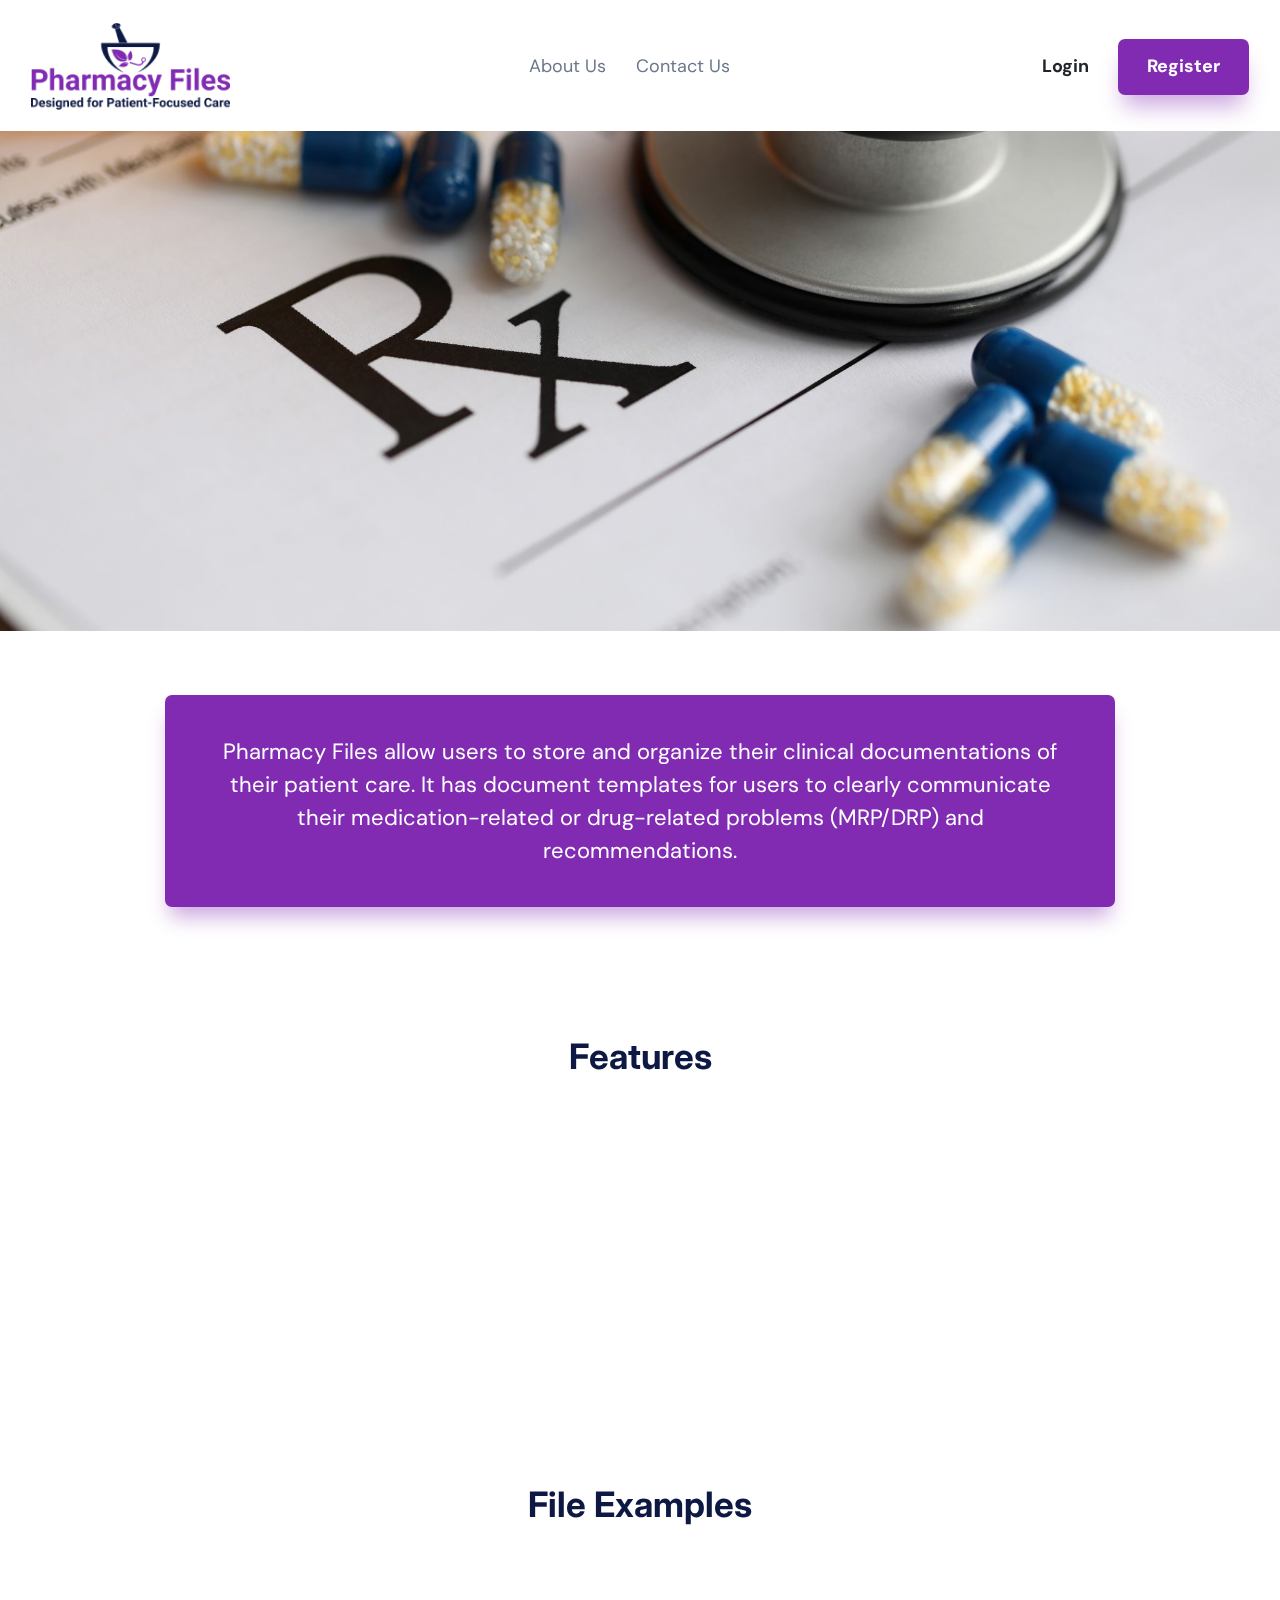
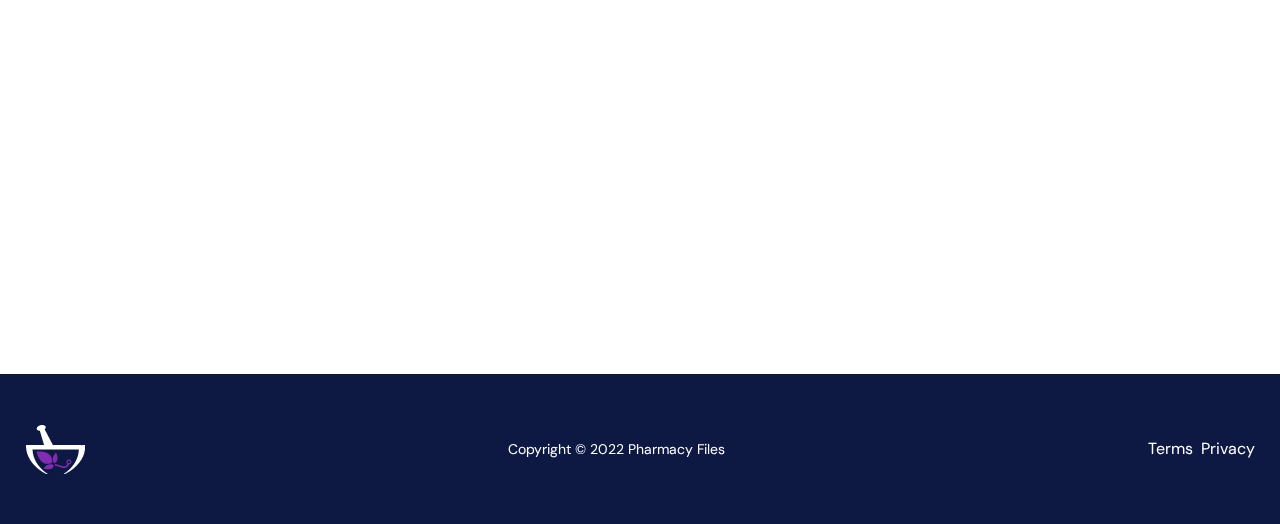
<file: index.html>
<!DOCTYPE html>
<html lang="en">
<head>
	<meta charset="UTF-8">
	<meta name="viewport" content="width=device-width, initial-scale=1, shrink-to-fit=no">
	<!-- Site Meta Data -->
    <meta name="author" content="Pharmacy Files">
    <meta name="description" content="designed for patient focused care">
    <meta name="keywords" content="patient, care, pharmacy, pharmacy files, pharmacy-files">
	<!-- Site Title -->
	<title>Pharmacy Files | Designed for Patient-Focused Care</title>
	<!-- Favicon Link -->
	<link rel="icon" type="image/png" sizes="512x512" href="./assets/images/favicon/android-chrome-512x512.png">
	<link rel="icon" type="image/png" sizes="192x192" href="./assets/images/favicon/android-chrome-192x192.png">
	<link rel="apple-touch-icon" sizes="180x180" href="./assets/images/favicon/apple-touch-icon.png">
	<link rel="icon" type="image/png" sizes="32x32" href="./assets/images/favicon/favicon-32x32.png">
	<link rel="icon" type="image/png" sizes="16x16" href="./assets/images/favicon/favicon-16x16.png">
	<link rel="icon" type="image/x-icon" href="./assets/images/favicon/favicon.ico">
	<!-- All CSS -->
	<link rel="stylesheet" href="./assets/plugins/bootstrap/css/bootstrap.min.css">
	<!-- <link rel="stylesheet" href="./assets/plugins/slick-slider/css/slick.css"> -->
	<link rel="stylesheet" href="./assets/plugins/aos/css/aos.css">
	<link rel="stylesheet" href="./assets/css/style.min.css">
</head>
<body>
	<!-- Header Section -->
	<header class="header">
		<nav class="navbar navbar-expand-lg">
			<div class="container">
				<a class="navbar-brand" href="./">
					<img src="./assets/images/logo/logo.png" alt="Logo" class="navbar-brand__image">
				</a>
				<button class="navbar-toggler" type="button" data-toggle="collapse" data-target="#navbarSupportedContent" aria-controls="navbarSupportedContent" aria-expanded="false" aria-label="Toggle navigation">
					<i class="bi bi-list navbar-toggler__icon navbar-toggler__icon--open"></i>
					<i class="bi bi-x-lg navbar-toggler__icon navbar-toggler__icon--close"></i>
				</button>
			
				<div class="collapse navbar-collapse" id="navbarSupportedContent">
					<ul class="navbar-nav text-center mx-auto">
						<li class="nav-item">
							<a class="nav-link" href="./about.html">About Us</a>
						</li>
						<li class="nav-item">
							<a class="nav-link" href="./contact.html">Contact Us</a>
						</li>
					</ul>
					<ul class="navbar-nav text-center align-items-center">
						<li class="nav-item">
							<button type="button" class="btn btn--transparent btn--transparent--primary" data-toggle="modal" data-target="#loginModal">Login</button>
						</li>
						<li class="nav-item">
							<button type="button" class="btn" data-toggle="modal" data-target="#registerModal">Register</button>
						</li>
					</ul>
				</div>
			</div>
		</nav>
	</header>
	<!-- Off Canvas Menu Toggler -->
	<div class="offCanvasMenuCloser position-fixed" data-toggle="collapse" data-target="#navbarSupportedContent" role="button" aria-controls="navbarSupportedContent" aria-expanded="false" aria-label="Toggle navigation"></div>

	<!-- Banner Section -->
	<section class="banner" data-parallax="scroll" data-image-src="./assets/images/banners/banner.jpg"></section>

	<!-- Details Section -->
	<section class="details section-gap">
		<div class="container">
			<div class="row">
				<div class="col-12 text-center" data-aos="fade-up">
					<div class="text__container mx-auto">
						<p class="text__container__text">Pharmacy Files allow users to store and organize their clinical documentations of their patient care. It has document templates for users to clearly communicate their medication-related or drug-related problems (MRP/DRP) and recommendations.</p>
					</div>
				</div>
			</div>
		</div>
	</section>

	<!-- Features Section -->
	<section class="features section-gap section-gap--fix">
		<div class="container">
			<div class="row match-height">
				<div class="col-12">
					<div class="section-header">
						<h1 class="section-header__title">Features</h1>
					</div>
				</div>
				<div class="col-lg-4 col-sm-6" data-aos="fade-up">
					<div class="features__card">
						<div class="features__card__icon">
							<img src="./assets/images/icons/medicine.png" alt="icons" class="features__card__icon__image">
						</div>
						<h3 class="features__card__title">Pharmacy</h3>
					</div>
				</div>
				<div class="col-lg-4 col-sm-6" data-aos="fade-up" data-aos-delay="100">
					<div class="features__card">
						<div class="features__card__icon">
							<img src="./assets/images/icons/folder.png" alt="icons" class="features__card__icon__image">
						</div>
						<h3 class="features__card__title">Communation</h3>
					</div>
				</div>
				<div class="col-lg-4 col-sm-6" data-aos="fade-up" data-aos-delay="200">
					<div class="features__card">
						<div class="features__card__icon">
							<img src="./assets/images/icons/task.png" alt="icons" class="features__card__icon__image">
						</div>
						<h3 class="features__card__title">Organization</h3>
					</div>
				</div>
				<div class="col-lg-4 col-sm-6" data-aos="fade-up">
					<div class="features__card">
						<div class="features__card__icon">
							<img src="./assets/images/icons/heart.gif" alt="icons" class="features__card__icon__image">
						</div>
						<h3 class="features__card__title">Care</h3>
					</div>
				</div>
				<div class="col-lg-4 col-sm-6" data-aos="fade-up" data-aos-delay="100">
					<div class="features__card">
						<div class="features__card__icon">
							<img src="./assets/images/icons/ambulance.png" alt="icons" class="features__card__icon__image">
						</div>
						<h3 class="features__card__title">Efficient</h3>
					</div>
				</div>
				<div class="col-lg-4 col-sm-6" data-aos="fade-up" data-aos-delay="200">
					<div class="features__card">
						<div class="features__card__icon">
							<img src="./assets/images/icons/folder.png" alt="icons" class="features__card__icon__image">
						</div>
						<h3 class="features__card__title">Secure</h3>
					</div>
				</div>
			</div>
		</div>
	</section>

	<!-- Steps Section -->
	<section class="steps section-gap section-gap--fix">
		<div class="container">
			<div class="row">
				<div class="col-12">
					<div class="section-header">
						<h1 class="section-header__title">File Examples</h1>
					</div>
				</div>
			</div>
			<div class="row justify-content-center section-zikzak">
				<div class="col-lg-4 col-sm-6" data-aos="fade-up">
					<div class="steps__card">
						<div class="steps__card__counter" data-aos="zoom-in"></div>
						<h3 class="steps__card__title">File #1</h3>
						<a href="#!" class="btn">Download</a>
					</div>
				</div>
				<div class="col-lg-4 col-sm-6" data-aos="fade-up" data-aos-delay="100">
					<div class="steps__card">
						<div class="steps__card__counter" data-aos="zoom-in"></div>
						<h3 class="steps__card__title">File #2</h3>
						<a href="#!" class="btn">Download</a>
					</div>
				</div>
				<div class="col-lg-4 col-sm-6" data-aos="fade-up" data-aos-delay="200">
					<div class="steps__card">
						<div class="steps__card__counter" data-aos="zoom-in"></div>
						<h3 class="steps__card__title">File #3</h3>
						<a href="#!" class="btn">Download</a>
					</div>
				</div>
			</div>
		</div>
	</section>

	<!-- Footer Section -->
	<footer class="footer">
		<div class="container">
			<div class="row align-items-center">
				<div class="col-md-auto text-center text-md-left">
					<a href="./" class="footer-brand d-inline-block">
						<img src="./assets/images/logo/white-logo.png" alt="logo" class="footer-brand__image">
					</a>
				</div>
				<div class="col-md-auto text-center mx-auto my-3 my-md-0">
					<p class="footer__copyright mb-0">Copyright © 2022 <a href="./" class="footer__copyright__link">Pharmacy Files</a></p>
				</div>
				<div class="col-md-auto text-center text-md-right">
					<ul class="footer-nav list-inline mb-0">
						<li class="list-inline-item">
							<a href="#!" class="footer-nav__link">Terms</a>
						</li>
						<li class="list-inline-item">
							<a href="#!" class="footer-nav__link">Privacy</a>
						</li>
					</ul>
				</div>
			</div>
		</div>
	</footer>

	<!-- Register Modal -->
	<div class="modal fade" id="registerModal" data-backdrop="static" data-keyboard="false" tabindex="-1" aria-labelledby="registerModalLabel" aria-hidden="true">
		<div class="modal-dialog modal-lg modal-dialog-centered">
			<div class="modal-content">
				<button type="button" class="modal-close close" data-dismiss="modal" aria-label="Close">
					<i class="bi bi-x-lg"></i>
				</button>
				<div class="modal-body">
					<form action="#!" class="form needs-validation" novalidate>
						<div class="form-row">
							<div class="col-lg-6">
								<div class="form-group">
									<label class="form-group-label">
										<span class="form-group-label__text">First Name <span class="text-danger">*</span></span>
										<input type="text" class="form-control" name="register_name" required>
										<div class="invalid-tooltip">
											Please provide name.
										</div>
									</label>
								</div>
							</div>
							<div class="col-lg-6">
								<div class="form-group">
									<label class="form-group-label">
										<span class="form-group-label__text">last Name</span>
										<input type="text" class="form-control">
									</label>
								</div>
							</div>
							<div class="col-lg-6">
								<div class="form-group">
									<label class="form-group-label">
										<span class="form-group-label__text">Telephone <span class="text-danger">*</span></span>
										<input type="tel" class="form-control" name="register_telephone" required>
										<div class="invalid-tooltip">
											Please provide telephone number.
										</div>
									</label>
								</div>
							</div>
							<div class="col-lg-6">
								<div class="form-group">
									<label class="form-group-label">
										<span class="form-group-label__text">Email <span class="text-danger">*</span></span>
										<input type="email" class="form-control" name="register_email" placeholder="yourname@address.com" required>
										<div class="invalid-tooltip">
											Please provide valid email address.
										</div>
									</label>
								</div>
							</div>
							<div class="col-lg-6">
								<div class="form-group">
									<label class="form-group-label">
										<span class="form-group-label__text">Password <span class="text-danger">*</span></span>
										<div class="password-wrapper">
											<input type="password" class="form-control" name="register_password" required>
											<button type="button" class="password-toggler">
												<i class="bi bi-eye-fill"></i>
											</button>
											<div class="invalid-tooltip">
												Please enter valid password.
											</div>
										</div>
									</label>
								</div>
							</div>
							<div class="col-lg-6">
								<div class="form-group">
									<label class="form-group-label">
										<span class="form-group-label__text">Re-enter Password <span class="text-danger">*</span></span>
										<div class="password-wrapper">
											<input type="password" class="form-control" name="register_re-password" required>
											<button type="button" class="password-toggler">
												<i class="bi bi-eye-fill"></i>
											</button>
											<div class="invalid-tooltip">
												Please enter valid password.
											</div>
										</div>
									</label>
								</div>
							</div>
							<div class="col-12">
								<div class="form-group">
									<span class="form-group-label__text">Are you a medical professional? <span class="text-danger">*</span></span>
									<div class="custom-control custom-radio custom-control-inline">
										<input type="radio" id="professional_status_yes" name="register_professional_status" value="yes" class="custom-control-input" required>
										<label class="custom-control-label" for="professional_status_yes">Yes</label>
									</div>
									<div class="custom-control custom-radio custom-control-inline">
										<input type="radio" id="professional_status_no" name="register_professional_status" value="no" class="custom-control-input" required>
										<label class="custom-control-label" for="professional_status_no">No</label>
									</div>
								</div>
							</div>
							<div class="col-md-6 mx-auto mt-3">
								<button type="submit" class="btn w-100">Sign Up</button>
							</div>
						</div>
					</form>
				</div>
			</div>
		</div>
	</div>

	<!-- Log In Modal -->
	<div class="modal fade" id="loginModal" data-backdrop="static" data-keyboard="false" tabindex="-1" aria-labelledby="loginModalLabel" aria-hidden="true">
		<div class="modal-dialog modal-dialog-centered">
			<div class="modal-content">
				<button type="button" class="modal-close close" data-dismiss="modal" aria-label="Close">
					<i class="bi bi-x-lg"></i>
				</button>
				<div class="modal-body">
					<form action="#!" class="form needs-validation" novalidate>
						<div class="form-row">
							<div class="col-12">
								<div class="form-group">
									<label class="form-group-label">
										<span class="form-group-label__text">Email <span class="text-danger">*</span></span>
										<input type="email" class="form-control" placeholder="yourname@address.com" name="login_email" required>
										<div class="invalid-tooltip">
											Please provide valid email address.
										</div>
									</label>
								</div>
							</div>
							<div class="col-12">
								<div class="form-group">
									<label class="form-group-label">
										<span class="form-group-label__text">Password <span class="text-danger">*</span></span>
										<div class="password-wrapper">
											<input type="password" class="form-control" name="login_password" required>
											<button type="button" class="password-toggler">
												<i class="bi bi-eye-fill"></i>
											</button>
											<div class="invalid-tooltip">
												Please provide your password.
											</div>
										</div>
									</label>
								</div>
							</div>
							<div class="col-12 mt-3">
								<button type="submit" class="btn w-100">Login</button>
							</div>
						</div>
					</form>
				</div>
			</div>
		</div>
	</div>

	<!-- Scroll To Top Button -->
	<div class="scroll-top position-fixed">
		<button class="scroll-top__btn border-0 d-inline-flex align-items-center justify-content-center">
			<i class="bi bi-chevron-up"></i>
		</button>
	</div>

	<!-- All Scripts -->
	<script src="./assets/js/jquery-1.12.4.min.js"></script>
	<script src="./assets/plugins/bootstrap/js/bootstrap.min.js"></script>
	<!-- <script src="./assets/plugins/slick-slider/js/slick.js"></script> -->
	<script src="./assets/plugins/aos/js/aos.js"></script>
	<script src="./assets/plugins/parallax/js/parallax.min.js"></script>
	<script src="./assets/js/script.js"></script>
</body>
</html>
</file>
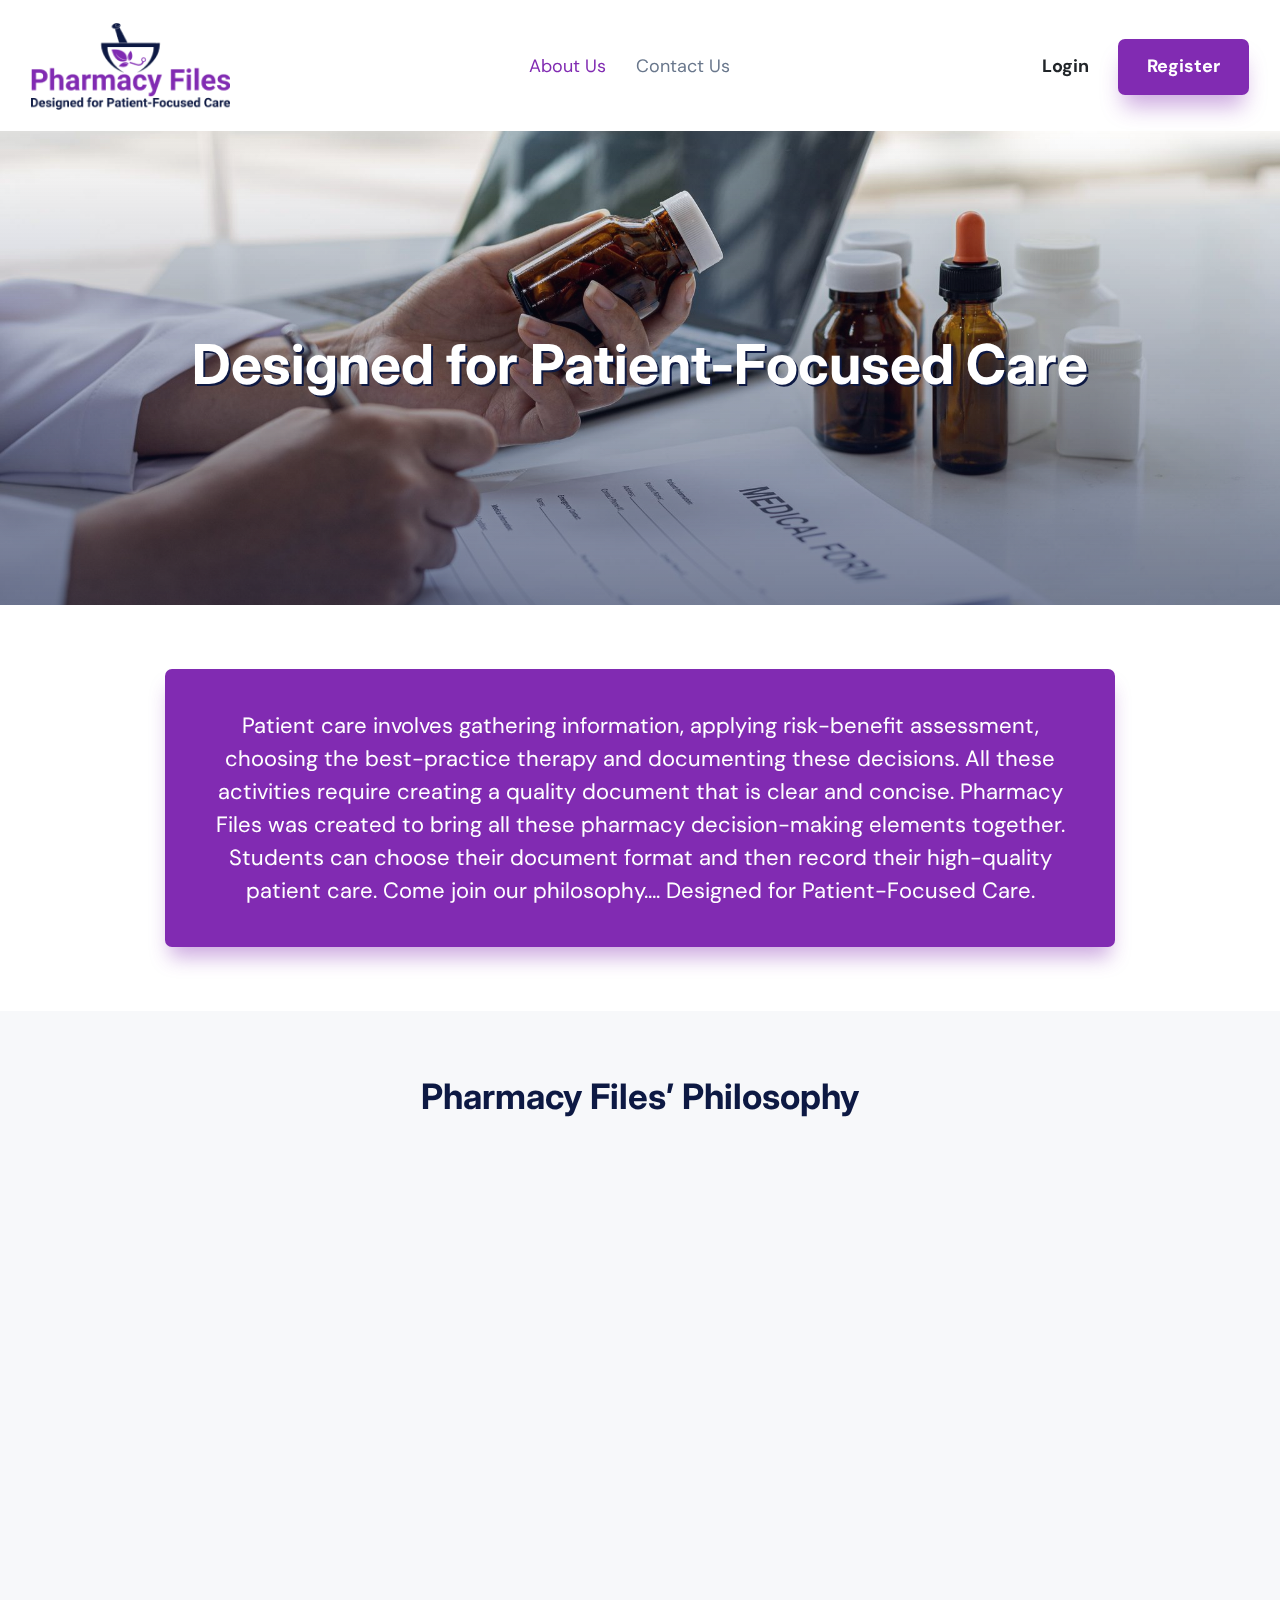
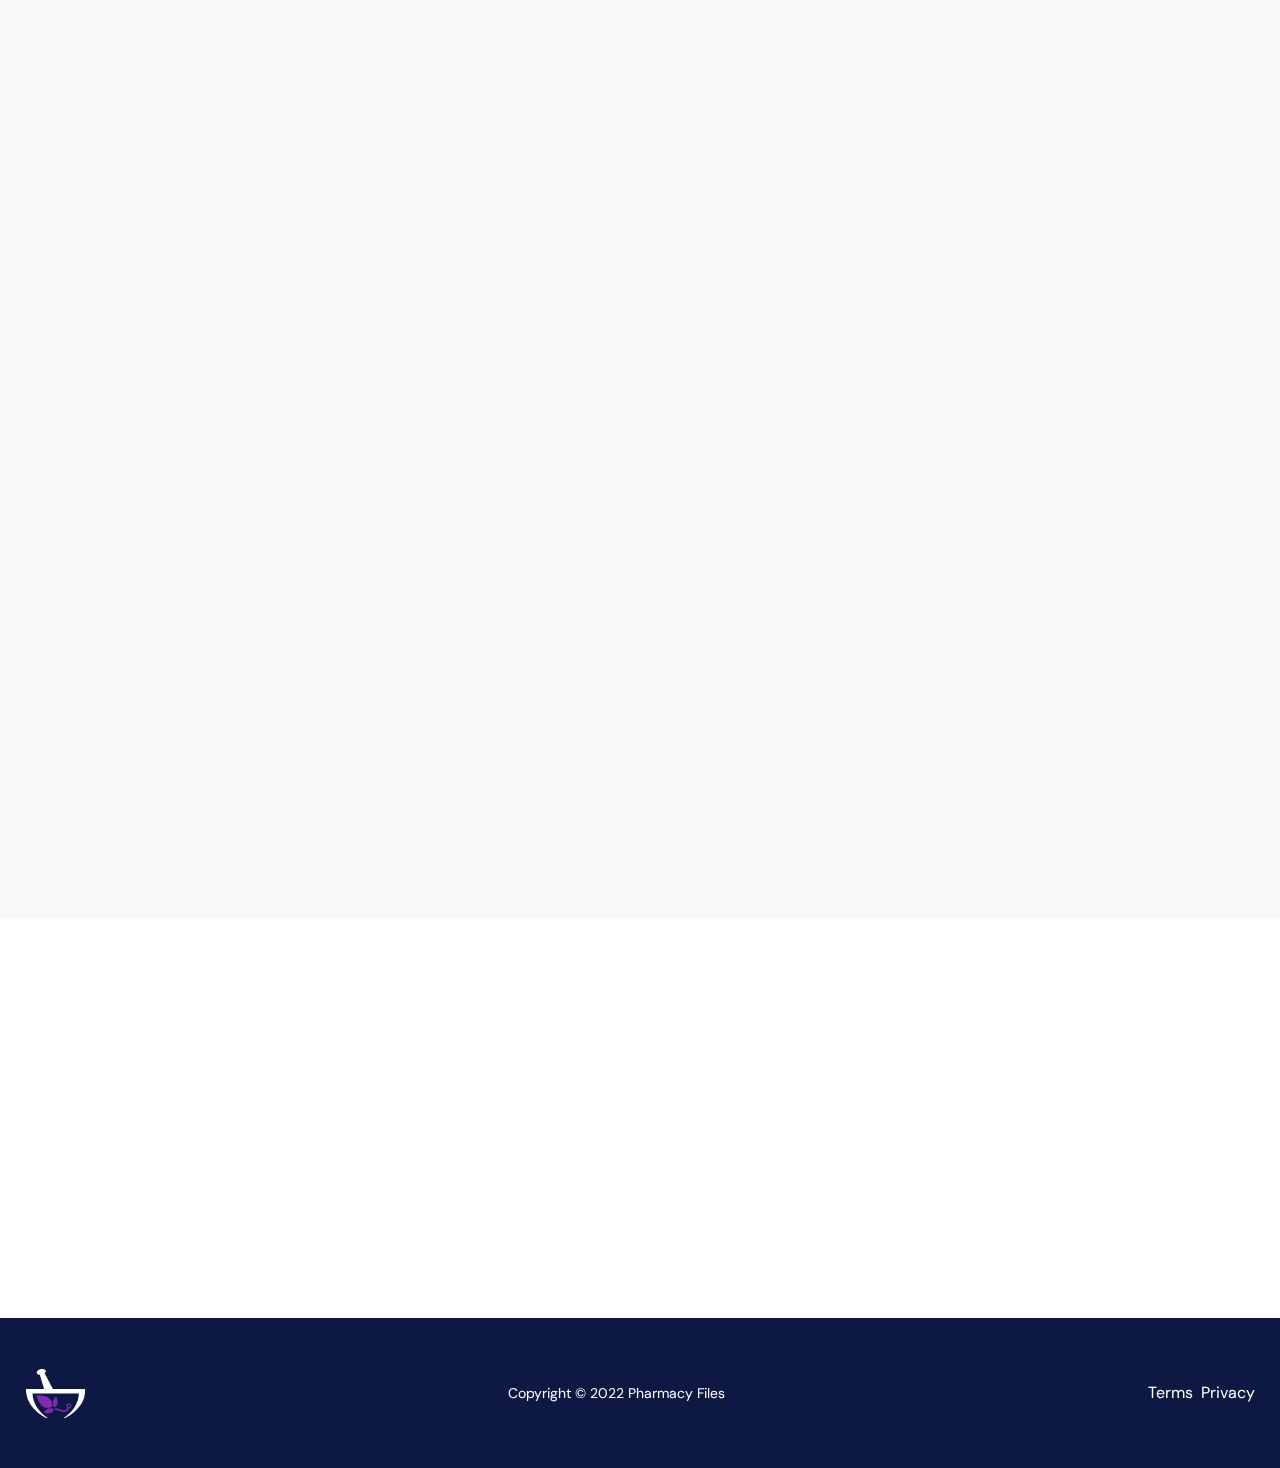
<file: about.html>
<!DOCTYPE html>
<html lang="en">
<head>
	<meta charset="UTF-8">
	<meta name="viewport" content="width=device-width, initial-scale=1, shrink-to-fit=no">
	<!-- Site Meta Data -->
    <meta name="author" content="Pharmacy Files">
    <meta name="description" content="designed for patient focused care">
    <meta name="keywords" content="patient, care, pharmacy, pharmacy files, pharmacy-files">
	<!-- Site Title -->
	<title>About Us | Pharmacy Files</title>
	<!-- Favicon Link -->
	<link rel="icon" type="image/png" sizes="512x512" href="./assets/images/favicon/android-chrome-512x512.png">
	<link rel="icon" type="image/png" sizes="192x192" href="./assets/images/favicon/android-chrome-192x192.png">
	<link rel="apple-touch-icon" sizes="180x180" href="./assets/images/favicon/apple-touch-icon.png">
	<link rel="icon" type="image/png" sizes="32x32" href="./assets/images/favicon/favicon-32x32.png">
	<link rel="icon" type="image/png" sizes="16x16" href="./assets/images/favicon/favicon-16x16.png">
	<link rel="icon" type="image/x-icon" href="./assets/images/favicon/favicon.ico">
	<!-- All CSS -->
	<link rel="stylesheet" href="./assets/plugins/bootstrap/css/bootstrap.min.css">
	<link rel="stylesheet" href="./assets/plugins/aos/css/aos.css">
	<link rel="stylesheet" href="./assets/css/style.min.css">
</head>
<body class="full-page">
	<!-- Header Section -->
	<header class="header">
		<nav class="navbar navbar-expand-lg">
			<div class="container">
				<a class="navbar-brand" href="./">
					<img src="./assets/images/logo/logo.png" alt="Logo" class="navbar-brand__image">
				</a>
				<button class="navbar-toggler" type="button" data-toggle="collapse" data-target="#navbarSupportedContent" aria-controls="navbarSupportedContent" aria-expanded="false" aria-label="Toggle navigation">
					<i class="bi bi-list navbar-toggler__icon navbar-toggler__icon--open"></i>
					<i class="bi bi-x-lg navbar-toggler__icon navbar-toggler__icon--close"></i>
				</button>
			
				<div class="collapse navbar-collapse" id="navbarSupportedContent">
					<ul class="navbar-nav text-center mx-auto">
						<li class="nav-item">
							<a class="nav-link active" href="./about.html">About Us</a>
						</li>
						<li class="nav-item">
							<a class="nav-link" href="./contact.html">Contact Us</a>
						</li>
					</ul>
					<ul class="navbar-nav text-center align-items-center">
						<li class="nav-item">
							<button type="button" class="btn btn--transparent btn--transparent--primary" data-toggle="modal" data-target="#loginModal">Login</button>
						</li>
						<li class="nav-item">
							<button type="button" class="btn" data-toggle="modal" data-target="#registerModal">Register</button>
						</li>
					</ul>
				</div>
			</div>
		</nav>
	</header>
	<!-- Off Canvas Menu Toggler -->
	<div class="offCanvasMenuCloser position-fixed" data-toggle="collapse" data-target="#navbarSupportedContent" role="button" aria-controls="navbarSupportedContent" aria-expanded="false" aria-label="Toggle navigation"></div>

	<!-- Sub Banner Section -->
	<section class="sub-banner" data-parallax="scroll" data-image-src="./assets/images/banners/about-us-top-banner.jpg">
		<div class="container">
			<div class="row">
				<div class="col-12 text-center">
					<h1 class="sub-banner__title">Designed for Patient-Focused Care</h1>
				</div>
			</div>
		</div>
	</section>

	<!-- About Section -->
	<section class="about section-gap">
		<div class="container">
			<div class="row">
				<div class="col-12 text-center" data-aos="fade-up">
					<div class="text__container mx-auto">
						<p class="text__container__text">Patient care involves gathering information, applying risk-benefit assessment, choosing the best-practice therapy and documenting these decisions. All these activities require creating a quality document that is clear and concise. Pharmacy Files was created to bring all these pharmacy decision-making elements together. Students can choose their document format and then record their high-quality patient care. Come join our philosophy…. Designed for Patient-Focused Care.</p>
					</div>
				</div>
			</div>
		</div>
	</section>

	<!-- About Step Section -->
	<section class="about about--bg section-gap overflow-hidden">
		<div class="container">
			<div class="row justify-content-center">
				<div class="col-12">
					<div class="section-header">
						<h1 class="section-header__title">Pharmacy Files’ Philosophy</h1>
					</div>
				</div>
				<div class="col-lg-10">
					<ul class="about__list text-center">
						<li class="about__list__item" data-aos="fade-up-right">
							<h3 class="about__list__item__title">Organization.</h3>
							<p class="about__list__item__text">Have all the tools in one place.</p>
						</li>
						<li class="about__list__item" data-aos="fade-up-left">
							<h3 class="about__list__item__title">Thoughtfulness.</h3>
							<p class="about__list__item__text">Genuinely choose your medication-related problems.</p>
						</li>
						<li class="about__list__item" data-aos="fade-up-right">
							<h3 class="about__list__item__title">Communication.</h3>
							<p class="about__list__item__text">Everyone has equal understanding of clinical pharmacy notes.</p>
						</li>
						<li class="about__list__item" data-aos="fade-up-left">
							<h3 class="about__list__item__title">Simplicity.</h3>
							<p class="about__list__item__text">Easily pick your note format for your file.</p>
						</li>
						<li class="about__list__item" data-aos="fade-up-right">
							<h3 class="about__list__item__title">Recognition.</h3>
							<p class="about__list__item__text">Make your work presentable.</p>
						</li>
						<li class="about__list__item" data-aos="fade-up-left">
							<h3 class="about__list__item__title">Passion.</h3>
							<p class="about__list__item__text">Do what you love – strive for the best patient care.</p>
						</li>
						<li class="about__list__item" data-aos="fade-up-right">
							<h3 class="about__list__item__title">Home.</h3>
							<p class="about__list__item__text">Make your work safe and secure in one location.</p>
						</li>
					</ul>
				</div>
			</div>
		</div>
	</section>

	<!-- About Footer Section -->
	<div class="about-footer" data-parallax="scroll" data-image-src="./assets/images/banners/about-us-bottom-banner.jpg"></div>

	<!-- Footer Section -->
	<footer class="footer mt-auto">
		<div class="container">
			<div class="row align-items-center">
				<div class="col-md-auto text-center text-md-left">
					<a href="./" class="footer-brand d-inline-block">
						<img src="./assets/images/logo/white-logo.png" alt="logo" class="footer-brand__image">
					</a>
				</div>
				<div class="col-md-auto text-center mx-auto my-3 my-md-0">
					<p class="footer__copyright mb-0">Copyright © 2022 <a href="./" class="footer__copyright__link">Pharmacy Files</a></p>
				</div>
				<div class="col-md-auto text-center text-md-right">
					<ul class="footer-nav list-inline mb-0">
						<li class="list-inline-item">
							<a href="#!" class="footer-nav__link">Terms</a>
						</li>
						<li class="list-inline-item">
							<a href="#!" class="footer-nav__link">Privacy</a>
						</li>
					</ul>
				</div>
			</div>
		</div>
	</footer>

	<!-- Register Modal -->
	<div class="modal fade" id="registerModal" data-backdrop="static" data-keyboard="false" tabindex="-1" aria-labelledby="registerModalLabel" aria-hidden="true">
		<div class="modal-dialog modal-lg modal-dialog-centered">
			<div class="modal-content">
				<button type="button" class="modal-close close" data-dismiss="modal" aria-label="Close">
					<i class="bi bi-x-lg"></i>
				</button>
				<div class="modal-body">
					<form action="#!" class="form needs-validation" novalidate>
						<div class="form-row">
							<div class="col-lg-6">
								<div class="form-group">
									<label class="form-group-label">
										<span class="form-group-label__text">First Name <span class="text-danger">*</span></span>
										<input type="text" class="form-control" name="register_name" required>
										<div class="invalid-tooltip">
											Please provide name.
										</div>
									</label>
								</div>
							</div>
							<div class="col-lg-6">
								<div class="form-group">
									<label class="form-group-label">
										<span class="form-group-label__text">last Name</span>
										<input type="text" class="form-control">
									</label>
								</div>
							</div>
							<div class="col-lg-6">
								<div class="form-group">
									<label class="form-group-label">
										<span class="form-group-label__text">Telephone <span class="text-danger">*</span></span>
										<input type="tel" class="form-control" name="register_telephone" required>
										<div class="invalid-tooltip">
											Please provide telephone number.
										</div>
									</label>
								</div>
							</div>
							<div class="col-lg-6">
								<div class="form-group">
									<label class="form-group-label">
										<span class="form-group-label__text">Email <span class="text-danger">*</span></span>
										<input type="email" class="form-control" name="register_email" placeholder="yourname@address.com" required>
										<div class="invalid-tooltip">
											Please provide valid email address.
										</div>
									</label>
								</div>
							</div>
							<div class="col-lg-6">
								<div class="form-group">
									<label class="form-group-label">
										<span class="form-group-label__text">Password <span class="text-danger">*</span></span>
										<div class="password-wrapper">
											<input type="password" class="form-control" name="register_password" required>
											<button type="button" class="password-toggler">
												<i class="bi bi-eye-fill"></i>
											</button>
											<div class="invalid-tooltip">
												Please enter valid password.
											</div>
										</div>
									</label>
								</div>
							</div>
							<div class="col-lg-6">
								<div class="form-group">
									<label class="form-group-label">
										<span class="form-group-label__text">Re-enter Password <span class="text-danger">*</span></span>
										<div class="password-wrapper">
											<input type="password" class="form-control" name="register_re-password" required>
											<button type="button" class="password-toggler">
												<i class="bi bi-eye-fill"></i>
											</button>
											<div class="invalid-tooltip">
												Please enter valid password.
											</div>
										</div>
									</label>
								</div>
							</div>
							<div class="col-12">
								<div class="form-group">
									<span class="form-group-label__text">Are you a medical professional? <span class="text-danger">*</span></span>
									<div class="custom-control custom-radio custom-control-inline">
										<input type="radio" id="professional_status_yes" name="register_professional_status" value="yes" class="custom-control-input" required>
										<label class="custom-control-label" for="professional_status_yes">Yes</label>
									</div>
									<div class="custom-control custom-radio custom-control-inline">
										<input type="radio" id="professional_status_no" name="register_professional_status" value="no" class="custom-control-input" required>
										<label class="custom-control-label" for="professional_status_no">No</label>
									</div>
								</div>
							</div>
							<div class="col-md-6 mx-auto mt-3">
								<button type="submit" class="btn w-100">Sign Up</button>
							</div>
						</div>
					</form>
				</div>
			</div>
		</div>
	</div>

	<!-- Log In Modal -->
	<div class="modal fade" id="loginModal" data-backdrop="static" data-keyboard="false" tabindex="-1" aria-labelledby="loginModalLabel" aria-hidden="true">
		<div class="modal-dialog modal-dialog-centered">
			<div class="modal-content">
				<button type="button" class="modal-close close" data-dismiss="modal" aria-label="Close">
					<i class="bi bi-x-lg"></i>
				</button>
				<div class="modal-body">
					<form action="#!" class="form needs-validation" novalidate>
						<div class="form-row">
							<div class="col-12">
								<div class="form-group">
									<label class="form-group-label">
										<span class="form-group-label__text">Email <span class="text-danger">*</span></span>
										<input type="email" class="form-control" placeholder="yourname@address.com" name="login_email" required>
										<div class="invalid-tooltip">
											Please provide valid email address.
										</div>
									</label>
								</div>
							</div>
							<div class="col-12">
								<div class="form-group">
									<label class="form-group-label">
										<span class="form-group-label__text">Password <span class="text-danger">*</span></span>
										<div class="password-wrapper">
											<input type="password" class="form-control" name="login_password" required>
											<button type="button" class="password-toggler">
												<i class="bi bi-eye-fill"></i>
											</button>
											<div class="invalid-tooltip">
												Please provide your password.
											</div>
										</div>
									</label>
								</div>
							</div>
							<div class="col-12 mt-3">
								<button type="submit" class="btn w-100">Login</button>
							</div>
						</div>
					</form>
				</div>
			</div>
		</div>
	</div>

	<!-- Scroll To Top Button -->
	<div class="scroll-top position-fixed">
		<button class="scroll-top__btn border-0 d-inline-flex align-items-center justify-content-center">
			<i class="bi bi-chevron-up"></i>
		</button>
	</div>

	<!-- All Scripts -->
	<script src="./assets/js/jquery-1.12.4.min.js"></script>
	<script src="./assets/plugins/bootstrap/js/bootstrap.min.js"></script>
	<script src="./assets/plugins/aos/js/aos.js"></script>
	<script src="./assets/plugins/parallax/js/parallax.min.js"></script>
	<script src="./assets/js/script.js"></script>
</body>
</html>
</file>
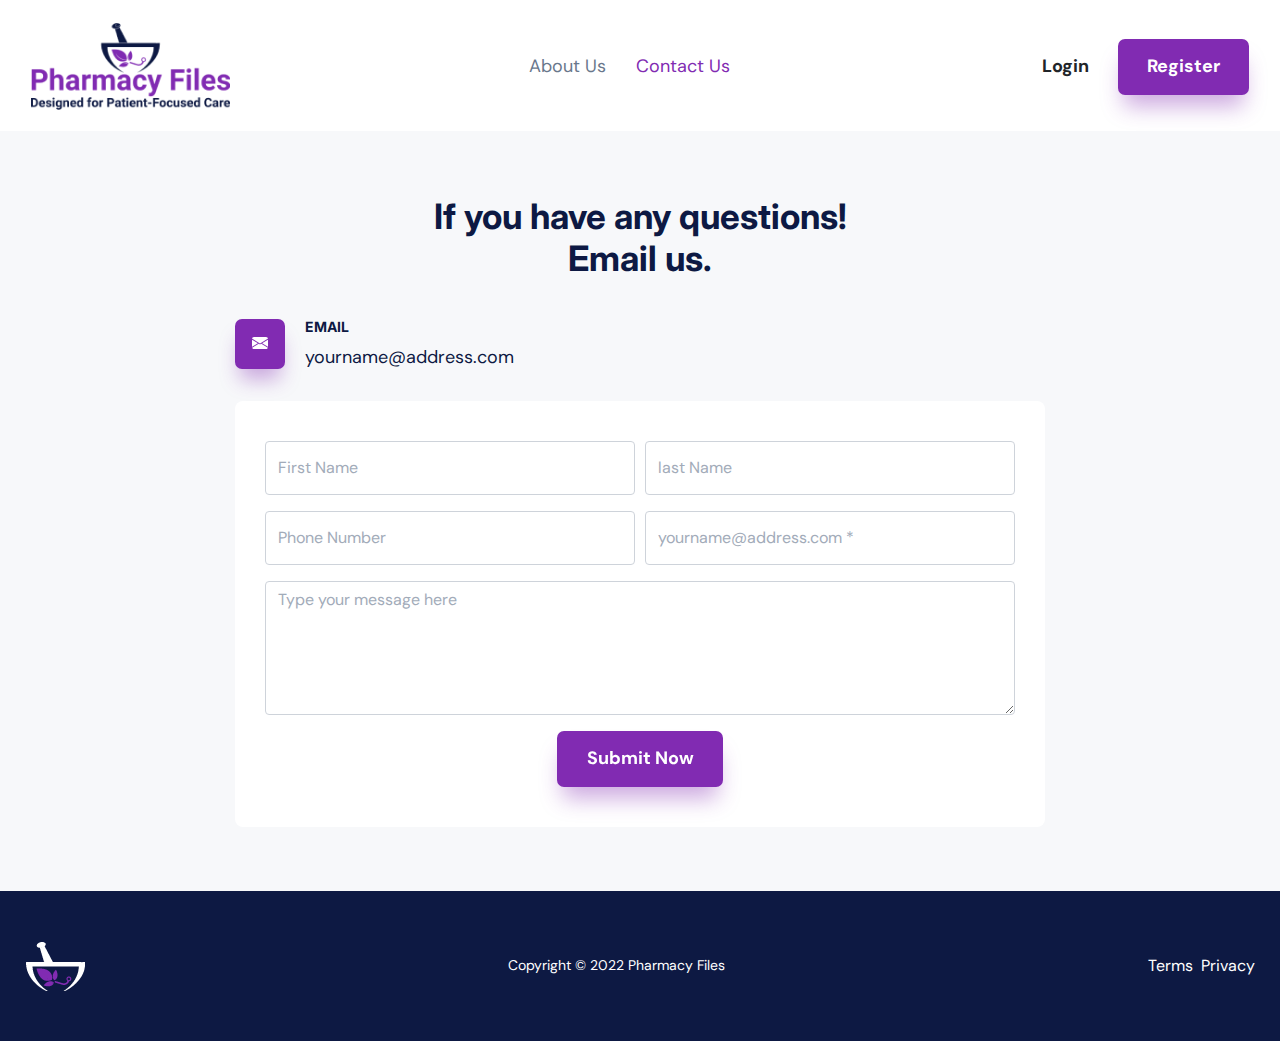
<file: contact.html>
<!DOCTYPE html>
<html lang="en">
<head>
	<meta charset="UTF-8">
	<meta name="viewport" content="width=device-width, initial-scale=1, shrink-to-fit=no">
	<!-- Site Meta Data -->
    <meta name="author" content="Pharmacy Files">
    <meta name="description" content="designed for patient focused care">
    <meta name="keywords" content="patient, care, pharmacy, pharmacy files, pharmacy-files">
	<!-- Site Title -->
	<title>Contact Us | Pharmacy Files</title>
	<!-- Favicon Link -->
	<link rel="icon" type="image/png" sizes="512x512" href="./assets/images/favicon/android-chrome-512x512.png">
	<link rel="icon" type="image/png" sizes="192x192" href="./assets/images/favicon/android-chrome-192x192.png">
	<link rel="apple-touch-icon" sizes="180x180" href="./assets/images/favicon/apple-touch-icon.png">
	<link rel="icon" type="image/png" sizes="32x32" href="./assets/images/favicon/favicon-32x32.png">
	<link rel="icon" type="image/png" sizes="16x16" href="./assets/images/favicon/favicon-16x16.png">
	<link rel="icon" type="image/x-icon" href="./assets/images/favicon/favicon.ico">
	<!-- All CSS -->
	<link rel="stylesheet" href="./assets/plugins/bootstrap/css/bootstrap.min.css">
	<link rel="stylesheet" href="./assets/plugins/aos/css/aos.css">
	<link rel="stylesheet" href="./assets/css/style.min.css">
</head>
<body class="full-page">
	<!-- Header Section -->
	<header class="header">
		<nav class="navbar navbar-expand-lg">
			<div class="container">
				<a class="navbar-brand" href="./">
					<img src="./assets/images/logo/logo.png" alt="Logo" class="navbar-brand__image">
				</a>
				<button class="navbar-toggler" type="button" data-toggle="collapse" data-target="#navbarSupportedContent" aria-controls="navbarSupportedContent" aria-expanded="false" aria-label="Toggle navigation">
					<i class="bi bi-list navbar-toggler__icon navbar-toggler__icon--open"></i>
					<i class="bi bi-x-lg navbar-toggler__icon navbar-toggler__icon--close"></i>
				</button>
			
				<div class="collapse navbar-collapse" id="navbarSupportedContent">
					<ul class="navbar-nav text-center mx-auto">
						<li class="nav-item">
							<a class="nav-link" href="./about.html">About Us</a>
						</li>
						<li class="nav-item">
							<a class="nav-link active" href="./contact.html">Contact Us</a>
						</li>
					</ul>
					<ul class="navbar-nav text-center align-items-center">
						<li class="nav-item">
							<button type="button" class="btn btn--transparent btn--transparent--primary" data-toggle="modal" data-target="#loginModal">Login</button>
						</li>
						<li class="nav-item">
							<button type="button" class="btn" data-toggle="modal" data-target="#registerModal">Register</button>
						</li>
					</ul>
				</div>
			</div>
		</nav>
	</header>
	<!-- Off Canvas Menu Toggler -->
	<div class="offCanvasMenuCloser position-fixed" data-toggle="collapse" data-target="#navbarSupportedContent" role="button" aria-controls="navbarSupportedContent" aria-expanded="false" aria-label="Toggle navigation"></div>

	<!-- Contact Section -->
	<section class="contact section-gap">
		<div class="container">
			<div class="row justify-content-center">
				<div class="col-12">
					<div class="section-header">
						<h1 class="section-header__title">If you have any questions! <br> Email us.</h1>
					</div>
				</div>
				<div class="col-lg-8">
					<div class="row">
						<div class="col-md-6">
							<div class="contact-block">
								<div class="contact-block__icon" data-aos="zoom-in">
									<i class="bi bi-envelope-fill"></i>
								</div>
								<div class="contact-block__content">
									<h4 class="contact-block__content__title">Emaıl</h4>
									<a href="mailto:yourname@address.com" class="contact-block__content__text">yourname@address.com</a>
								</div>
							</div>
						</div>
					</div>
					<div class="submission-status-wrapper d-none">
						<div class="submission-status submission-status--success">
							Thank you 😊. Your submission has been received.
						</div>
					</div>
					<form action="#!" class="contact-form form needs-validation" novalidate data-aos="fade-up">
						<div class="form-row">
							<div class="col-lg-6">
								<div class="form-group">
									<input type="text" class="form-control" placeholder="First Name" name="first_name">
								</div>
							</div>
							<div class="col-lg-6">
								<div class="form-group">
									<input type="text" class="form-control" placeholder="last Name" name="last_name">
								</div>
							</div>
							<div class="col-lg-6">
								<div class="form-group">
									<input type="tel" class="form-control" placeholder="Phone Number" name="phone_number">
								</div>
							</div>
							<div class="col-lg-6">
								<div class="form-group">
									<input type="email" class="form-control" placeholder="yourname@address.com *" name="email_address" required>
									<div class="invalid-tooltip">
										Please provide valid email address.
									</div>
								</div>
							</div>
							<div class="col-12">
								<div class="form-group">
									<textarea class="form-control" placeholder="Type your message here" name="message" rows="5"></textarea>
								</div>
							</div>
							<div class="col-12 text-center">
								<button type="submit" class="btn">Submit Now</button>
							</div>
						</div>
					</form>
				</div>
			</div>
		</div>
	</section>
<!-- 
	<section class="section-gap section-gap--fix">
		<div class="container">
			<div class="row justify-content-center match-height">
				<div class="col-12">
					<div class="section-header">
						<h1 class="section-header__title">Come and visit our offices around the world</h1>
					</div>
				</div>
				<div class="col-lg-4 col-md-6" data-aos="fade-up">
					<address class="location-card">
						<h3 class="location-card__title">France</h3>
						<hr>
						<p class="location-card__text">6 Pl. de l'Église, 92500 Rueil-Malmaison</p>
						<a href="tel:+33637990447" class="location-card__link">(+33) 6 37 99 04 47</a>
						<a href="https://g.page/socloseagency?share" target="_blank" class="btn w-100 mt-auto">View Location</a>
					</address>
				</div>
				<div class="col-lg-4 col-md-6" data-aos="fade-up" data-aos-delay="100">
					<address class="location-card">
						<h3 class="location-card__title">bangladesh</h3>
						<hr>
						<p class="location-card__text">Adabor, Mohammadpur, Dhaka</p>
						<a href="tel:+8801913036060" class="location-card__link">(+880) 191-303-6060</a>
						<a href="https://goo.gl/maps/3WiZpqfBtM5EyVjZ9" target="_blank" class="btn w-100 mt-auto">View Location</a>
					</address>
				</div>
				<div class="col-lg-4 col-md-6" data-aos="fade-up" data-aos-delay="200">
					<address class="location-card">
						<h3 class="location-card__title">United States</h3>
						<hr>
						<p class="location-card__text">
							1881 Jenna Lane <br>
							West Des Moines
						</p>
						<a href="tel:+15152226535" class="location-card__link">(+1) 515-222-6535</a>
						<a href="https://goo.gl/maps/FcVpGk7s2xJZ6CacA" target="_blank" class="btn w-100 mt-auto">View Location</a>
					</address>
				</div>
			</div>
		</div>
	</section> -->

	<!-- Footer Section -->
	<footer class="footer mt-auto">
		<div class="container">
			<div class="row align-items-center">
				<div class="col-md-auto text-center text-md-left">
					<a href="./" class="footer-brand d-inline-block">
						<img src="./assets/images/logo/white-logo.png" alt="logo" class="footer-brand__image">
					</a>
				</div>
				<div class="col-md-auto text-center mx-auto my-3 my-md-0">
					<p class="footer__copyright mb-0">Copyright © 2022 <a href="./" class="footer__copyright__link">Pharmacy Files</a></p>
				</div>
				<div class="col-md-auto text-center text-md-right">
					<ul class="footer-nav list-inline mb-0">
						<li class="list-inline-item">
							<a href="#!" class="footer-nav__link">Terms</a>
						</li>
						<li class="list-inline-item">
							<a href="#!" class="footer-nav__link">Privacy</a>
						</li>
					</ul>
				</div>
			</div>
		</div>
	</footer>
	
	<!-- Register Modal -->
	<div class="modal fade" id="registerModal" data-backdrop="static" data-keyboard="false" tabindex="-1" aria-labelledby="registerModalLabel" aria-hidden="true">
		<div class="modal-dialog modal-lg modal-dialog-centered">
			<div class="modal-content">
				<button type="button" class="modal-close close" data-dismiss="modal" aria-label="Close">
					<i class="bi bi-x-lg"></i>
				</button>
				<div class="modal-body">
					<form action="#!" class="form needs-validation" novalidate>
						<div class="form-row">
							<div class="col-lg-6">
								<div class="form-group">
									<label class="form-group-label">
										<span class="form-group-label__text">First Name <span class="text-danger">*</span></span>
										<input type="text" class="form-control" name="register_name" required>
										<div class="invalid-tooltip">
											Please provide name.
										</div>
									</label>
								</div>
							</div>
							<div class="col-lg-6">
								<div class="form-group">
									<label class="form-group-label">
										<span class="form-group-label__text">last Name</span>
										<input type="text" class="form-control">
									</label>
								</div>
							</div>
							<div class="col-lg-6">
								<div class="form-group">
									<label class="form-group-label">
										<span class="form-group-label__text">Telephone <span class="text-danger">*</span></span>
										<input type="tel" class="form-control" name="register_telephone" required>
										<div class="invalid-tooltip">
											Please provide telephone number.
										</div>
									</label>
								</div>
							</div>
							<div class="col-lg-6">
								<div class="form-group">
									<label class="form-group-label">
										<span class="form-group-label__text">Email <span class="text-danger">*</span></span>
										<input type="email" class="form-control" name="register_email" placeholder="yourname@address.com" required>
										<div class="invalid-tooltip">
											Please provide valid email address.
										</div>
									</label>
								</div>
							</div>
							<div class="col-lg-6">
								<div class="form-group">
									<label class="form-group-label">
										<span class="form-group-label__text">Password <span class="text-danger">*</span></span>
										<div class="password-wrapper">
											<input type="password" class="form-control" name="register_password" required>
											<button type="button" class="password-toggler">
												<i class="bi bi-eye-fill"></i>
											</button>
											<div class="invalid-tooltip">
												Please enter valid password.
											</div>
										</div>
									</label>
								</div>
							</div>
							<div class="col-lg-6">
								<div class="form-group">
									<label class="form-group-label">
										<span class="form-group-label__text">Re-enter Password <span class="text-danger">*</span></span>
										<div class="password-wrapper">
											<input type="password" class="form-control" name="register_re-password" required>
											<button type="button" class="password-toggler">
												<i class="bi bi-eye-fill"></i>
											</button>
											<div class="invalid-tooltip">
												Please enter valid password.
											</div>
										</div>
									</label>
								</div>
							</div>
							<div class="col-12">
								<div class="form-group">
									<span class="form-group-label__text">Are you a medical professional? <span class="text-danger">*</span></span>
									<div class="custom-control custom-radio custom-control-inline">
										<input type="radio" id="professional_status_yes" name="register_professional_status" value="yes" class="custom-control-input" required>
										<label class="custom-control-label" for="professional_status_yes">Yes</label>
									</div>
									<div class="custom-control custom-radio custom-control-inline">
										<input type="radio" id="professional_status_no" name="register_professional_status" value="no" class="custom-control-input" required>
										<label class="custom-control-label" for="professional_status_no">No</label>
									</div>
								</div>
							</div>
							<div class="col-md-6 mx-auto mt-3">
								<button type="submit" class="btn w-100">Sign Up</button>
							</div>
						</div>
					</form>
				</div>
			</div>
		</div>
	</div>

	<!-- Log In Modal -->
	<div class="modal fade" id="loginModal" data-backdrop="static" data-keyboard="false" tabindex="-1" aria-labelledby="loginModalLabel" aria-hidden="true">
		<div class="modal-dialog modal-dialog-centered">
			<div class="modal-content">
				<button type="button" class="modal-close close" data-dismiss="modal" aria-label="Close">
					<i class="bi bi-x-lg"></i>
				</button>
				<div class="modal-body">
					<form action="#!" class="form needs-validation" novalidate>
						<div class="form-row">
							<div class="col-12">
								<div class="form-group">
									<label class="form-group-label">
										<span class="form-group-label__text">Email <span class="text-danger">*</span></span>
										<input type="email" class="form-control" placeholder="yourname@address.com" name="login_email" required>
										<div class="invalid-tooltip">
											Please provide valid email address.
										</div>
									</label>
								</div>
							</div>
							<div class="col-12">
								<div class="form-group">
									<label class="form-group-label">
										<span class="form-group-label__text">Password <span class="text-danger">*</span></span>
										<div class="password-wrapper">
											<input type="password" class="form-control" name="login_password" required>
											<button type="button" class="password-toggler">
												<i class="bi bi-eye-fill"></i>
											</button>
											<div class="invalid-tooltip">
												Please provide your password.
											</div>
										</div>
									</label>
								</div>
							</div>
							<div class="col-12 mt-3">
								<button type="submit" class="btn w-100">Login</button>
							</div>
						</div>
					</form>
				</div>
			</div>
		</div>
	</div>

	<!-- Scroll To Top Button -->
	<div class="scroll-top position-fixed">
		<button class="scroll-top__btn border-0 d-inline-flex align-items-center justify-content-center">
			<i class="bi bi-chevron-up"></i>
		</button>
	</div>


	<!-- All Scripts -->
	<script src="./assets/js/jquery-1.12.4.min.js"></script>
	<script src="./assets/plugins/bootstrap/js/bootstrap.min.js"></script>
	<script src="./assets/plugins/aos/js/aos.js"></script>
	<script src="./assets/js/script.js"></script>
	<script>
		/*  After Form Submit Functions */
		window.addEventListener('load', function() {
			var contactForms = document.getElementsByClassName('contact-form');
			Array.prototype.filter.call(contactForms, function(contactFrom) {
				contactFrom.addEventListener('submit', function(event) {
					if (contactFrom.checkValidity()) {
						event.preventDefault();
						contactFrom.classList.add('d-none');
						$(".submission-status-wrapper").removeClass("d-none");
					}
				}, false);
			});
		}, false);
	</script>
</body>
</html>
</file>
<file: assets/css/style.min.css>
@import url("https://fonts.googleapis.com/css2?family=DM+Sans:wght@400;500;700&display=swap");@import url("https://fonts.googleapis.com/css2?family=Inter:wght@400;600;700;900&display=swap");@import url("https://fonts.googleapis.com/css2?family=Abril+Fatface&display=swap");@import url("https://cdn.jsdelivr.net/npm/bootstrap-icons@1.8.2/font/bootstrap-icons.css");h1,.h1,h2,.h2,h3,.h3,h4,.h4,h5,.h5,h6,.h6{font-family:"Inter",sans-serif}h1,.h1{font-size:2.25rem;font-weight:700}h2,.h2{font-size:1.875rem}h3,.h3{font-size:1.5rem}h4,.h4{font-size:1.125rem}h5,.h5{font-size:.75rem}p{font-size:1rem}*,*::before,*::after{margin:0;padding:0;outline:none;-webkit-tap-highlight-color:transparent}::-moz-selection{color:#fff;background:#812bb2}::selection{color:#fff;background:#812bb2}html,body{scroll-behavior:smooth}html{font-size:16px;-webkit-text-size-adjust:none;-moz-text-size-adjust:none;-ms-text-size-adjust:none;text-size-adjust:none}body{color:#0d1943;font-weight:400;font-family:"DM Sans",sans-serif}a,a:hover,a:focus,a:active{text-decoration:none;color:unset}button,button:hover,button:focus,button:active{outline:none}input:-webkit-autofill{-webkit-text-fill-color:unset;-webkit-transition:background-color 5000s;-o-transition:background-color 5000s;-moz-transition:background-color 5000s;transition:background-color 5000s}ul,ol{list-style:none}img{-o-object-fit:cover;object-fit:cover}hr{border-color:#a2abb9}.user-select-none{pointer-events:none}.list-inline{font-size:0}.list-inline-item{font-size:1rem}@media (min-width: 1200px){.container{max-width:1260px}}.preloader{top:0;left:0;z-index:9999}.section-gap{padding:4rem 0}@media (max-width: 991.98px){.section-gap{padding:2rem 0}}.section-gap--fix{padding-bottom:-moz-calc(4rem - 30px);padding-bottom:calc(4rem - 30px)}@media (max-width: 991.98px){.section-gap--fix{padding-bottom:-moz-calc(2rem - 30px);padding-bottom:calc(2rem - 30px)}}.section-header{text-align:center;margin-bottom:2.5rem}@media (max-width: 575.98px){.section-header{margin-bottom:1.875rem}}.section-header__title{font-family:"Inter",sans-serif;font-size:2.1875rem;max-width:43.75rem;margin-left:auto;margin-right:auto}@media (max-width: 991.98px){.section-header__title{font-size:1.875rem}}@media (max-width: 575.98px){.section-header__title{font-size:1.5625rem}}.match-height>[class*="col"]{display:-webkit-box;display:-webkit-flex;display:-moz-box;display:-ms-flexbox;display:flex}.match-height>[class*="col"]>*{width:100%}.match-height>[class*="col"]>[class*="card"]{display:-webkit-box;display:-webkit-flex;display:-moz-box;display:-ms-flexbox;display:flex;-webkit-box-orient:vertical;-webkit-box-direction:normal;-webkit-flex-direction:column;-moz-box-orient:vertical;-moz-box-direction:normal;-ms-flex-direction:column;flex-direction:column;-webkit-box-flex:1;-webkit-flex:1 1 auto;-moz-box-flex:1;-ms-flex:1 1 auto;flex:1 1 auto}.full-page{display:-webkit-box;display:-webkit-flex;display:-moz-box;display:-ms-flexbox;display:flex;-webkit-box-orient:vertical;-webkit-box-direction:normal;-webkit-flex-direction:column;-moz-box-orient:vertical;-moz-box-direction:normal;-ms-flex-direction:column;flex-direction:column;min-height:100vh}.text__container{color:#fff;background-color:#812bb2;padding:2.5rem;max-width:59.375rem;border-radius:.4375rem;-webkit-box-shadow:0 .9375em 1.25em -.3125em rgba(129,43,178,0.4);box-shadow:0 .9375em 1.25em -.3125em rgba(129,43,178,0.4)}@media (max-width: 575.98px){.text__container{padding:2.5rem .9375rem}}.text__container__text{margin-bottom:0}@media (min-width: 768px){.text__container__text{font-size:1.125rem}}@media (min-width: 992px){.text__container__text{font-size:1.375rem}}.btn,.scroll-top__btn,.header,.header .navbar-toggler,.header .navbar-toggler__icon,.header .navbar .nav-item .dropdown-menu,.header .navbar .nav-item .dropdown-item,.header .navbar .nav-link,.footer__copyright__link{-webkit-transition:all linear .3s;-o-transition:all linear .3s;-moz-transition:all linear .3s;transition:all linear .3s}.btn{font-size:1.125rem;font-family:"DM Sans",sans-serif;font-weight:700;padding:.75em 1.5625em;border-radius:.4375rem}.btn:focus{-webkit-box-shadow:none;box-shadow:none}.btn:not(.btn--transparent){color:#fff;background-color:#812bb2;-webkit-box-shadow:0 .9375em 1.25em -.3125em rgba(129,43,178,0.4);box-shadow:0 .9375em 1.25em -.3125em rgba(129,43,178,0.4)}@media (min-width: 768px){.btn:not(.btn--transparent):hover{color:#fff;background-color:#0d1943;-webkit-box-shadow:0 .9375em 1.25em -.3125em rgba(13,25,67,0.4);box-shadow:0 .9375em 1.25em -.3125em rgba(13,25,67,0.4)}}.btn:not(.btn--transparent):active,.btn:not(.btn--transparent):focus{color:#fff;background-color:#0d1943;-webkit-box-shadow:0 .9375em 1.25em -.3125em rgba(13,25,67,0.4);box-shadow:0 .9375em 1.25em -.3125em rgba(13,25,67,0.4)}.btn--transparent--primary:active,.btn--transparent--primary:focus-visible{color:#812bb2 !important}@media (min-width: 768px){.btn--transparent--primary:hover{color:#812bb2 !important}}.scroll-top{bottom:.9375rem;right:.9375rem;display:none;cursor:pointer;z-index:7}.scroll-top__btn{width:2.8125rem;height:2.8125rem;font-size:1.125rem;color:#fff;background-color:#812bb2;-webkit-box-shadow:0 .9375em 1.25em -.3125em rgba(129,43,178,0.4);box-shadow:0 .9375em 1.25em -.3125em rgba(129,43,178,0.4);border-radius:.4375rem}@media (min-width: 768px){.scroll-top__btn:hover{background-color:#0d1943}}.scroll-top__btn:active{background-color:#0d1943}.modal-open .scroll-top{right:-moz-calc(var(--scrollbarWidth, 0px) + 15px);right:calc(var(--scrollbarWidth, 0px) + 15px)}.password-toggler{color:#812bb2;-webkit-transition:all .2s ease-in-out;-o-transition:all .2s ease-in-out;-moz-transition:all .2s ease-in-out;transition:all .2s ease-in-out}.password-toggler:hover,.password-toggler:focus-visible{color:#0d1943}@media (max-width: 575.98px){.modal-dialog{margin:1rem}}.modal-content{border:0;-webkit-box-shadow:0 0 .625rem rgba(0,0,0,0.05);box-shadow:0 0 .625rem rgba(0,0,0,0.05)}.modal-close{position:absolute;top:0;right:0;-webkit-transform:translate(30%, -30%);-moz-transform:translate(30%, -30%);-ms-transform:translate(30%, -30%);-o-transform:translate(30%, -30%);transform:translate(30%, -30%);margin:0;display:inline-block;width:2.5rem;height:2.5rem;line-height:2.5rem;border-radius:.4375rem;text-align:center;font-size:.875rem;z-index:2;opacity:1 !important;text-shadow:none;color:#fff !important;background-color:#812bb2 !important;-webkit-box-shadow:0 .9375em 1.25em -.3125em rgba(129,43,178,0.4);box-shadow:0 .9375em 1.25em -.3125em rgba(129,43,178,0.4);-webkit-transition:all .23s ease .1s;-o-transition:all .23s ease .1s;-moz-transition:all .23s ease .1s;transition:all .23s ease .1s}.modal-close:hover{background-color:#EA5455 !important;-webkit-box-shadow:0 .9375em 1.25em -.3125em rgba(234,84,85,0.4);box-shadow:0 .9375em 1.25em -.3125em rgba(234,84,85,0.4);-webkit-transform:translate(10%, -10%);-moz-transform:translate(10%, -10%);-ms-transform:translate(10%, -10%);-o-transform:translate(10%, -10%);transform:translate(10%, -10%)}@media (max-width: 575.98px){.modal-body{padding:3.125rem 1.25rem 1.875rem}}@media (min-width: 576px){.modal-body{padding:3.75rem 3.75rem 3.125rem}}.modal-backdrop{background-color:#0d1943}.modal-backdrop.show{opacity:0.8}.form-group{position:relative}.form-group-label{display:block;margin-bottom:0}.form-group-label__text{color:#768498;display:block;margin-bottom:.5rem}.form-control{border-color:#ced3da;height:-moz-calc(2.5em + .75rem + 2px);height:calc(2.5em + .75rem + 2px);-webkit-box-shadow:none !important;box-shadow:none !important}.form-control::-webkit-input-placeholder{color:#a2abb9;text-shadow:none}.form-control:-moz-placeholder{color:#a2abb9;text-shadow:none}.form-control::-moz-placeholder{color:#a2abb9;text-shadow:none}.form-control:-ms-input-placeholder{color:#a2abb9;text-shadow:none}.form-control::-ms-input-placeholder{color:#a2abb9;text-shadow:none}.form-control::placeholder{color:#a2abb9;text-shadow:none}.form-control:focus{border-color:#812bb2}.password-wrapper{position:relative}.password-wrapper .form-control{padding-right:2.375rem}.password-toggler{position:absolute;right:0;top:0;bottom:0;padding:2px .625rem;background-color:transparent;border:0}.custom-control-input:checked ~ .custom-control-label::before,.custom-control-input:focus:not(:checked) ~ .custom-control-label::before,.custom-control-input.is-valid:checked ~ .custom-control-label::before,.was-validated .custom-control-input:valid:checked ~ .custom-control-label::before{border-color:#812bb2}.custom-control-input:checked ~ .custom-control-label::before,.custom-control-input.is-valid:checked ~ .custom-control-label::before,.was-validated .custom-control-input:valid:checked ~ .custom-control-label::before{background-color:#812bb2}.custom-control-input:not(:disabled):active ~ .custom-control-label::before{background-color:rgba(129,43,178,0.5);border-color:rgba(129,43,178,0.5)}.custom-control-input:focus ~ .custom-control-label::before,.custom-control-input.is-valid:focus ~ .custom-control-label::before,.was-validated .custom-control-input:valid:focus ~ .custom-control-label::before{-webkit-box-shadow:0 0 0 0.2rem rgba(129,43,178,0.25);box-shadow:0 0 0 0.2rem rgba(129,43,178,0.25)}.custom-control-label{cursor:pointer}.form-control.is-invalid,.was-validated .form-control:invalid,.form-control.is-valid,.was-validated .form-control:valid{background-size:0;padding-right:.75rem}.was-validated .password-wrapper .form-control:invalid,.was-validated .password-wrapper .form-control:valid{padding-right:2.375rem}.form-control.is-valid,.was-validated .form-control:valid,.form-control.is-valid:focus,.was-validated .form-control:valid:focus,.custom-control-input.is-valid ~ .custom-control-label::before,.was-validated .custom-control-input:valid ~ .custom-control-label::before{border-color:#ced3da}.custom-control-input.is-valid ~ .custom-control-label,.was-validated .custom-control-input:valid ~ .custom-control-label{color:#0d1943}.submission-status{color:#fff;font-weight:700;text-align:center;padding:1.25rem 1.5625rem;max-width:31.25rem;margin:1.875rem auto;border-radius:.4375rem}@media (min-width: 768px){.submission-status{font-size:1.125rem}}.submission-status--success{background-color:#28C76F;-webkit-box-shadow:0 .9375em 1.25em -.3125em rgba(40,199,111,0.4);box-shadow:0 .9375em 1.25em -.3125em rgba(40,199,111,0.4)}.submission-status--danger{background-color:#EA5455;-webkit-box-shadow:0 .9375em 1.25em -.3125em rgba(234,84,85,0.4);box-shadow:0 .9375em 1.25em -.3125em rgba(234,84,85,0.4)}.header{position:absolute;top:0;left:0;right:0;z-index:9;background-color:transparent;padding:.625rem 0 .625rem;-webkit-transition:background-color .3s linear, -webkit-box-shadow .3s linear, -webkit-transform .3s linear;transition:background-color .3s linear, -webkit-box-shadow .3s linear, -webkit-transform .3s linear;-o-transition:box-shadow .3s linear, background-color .3s linear, -o-transform .3s linear;-moz-transition:box-shadow .3s linear, background-color .3s linear, transform .3s linear, -moz-transform .3s linear;transition:box-shadow .3s linear, background-color .3s linear, transform .3s linear;transition:box-shadow .3s linear, background-color .3s linear, transform .3s linear, -webkit-box-shadow .3s linear, -webkit-transform .3s linear, -moz-transform .3s linear, -o-transform .3s linear}.header .navbar-brand__image{max-height:3.75rem}@media (min-width: 768px){.header .navbar-brand__image{max-height:5.4375rem}}.header .navbar-toggler{position:relative;width:2.8125rem;height:2.8125rem;font-size:1.875rem;color:#fff;background-color:#812bb2;padding:0;z-index:8}.header .navbar-toggler__icon{position:absolute;top:50%;left:50%;-webkit-transform:translate(-50%, -50%) scale(1);-moz-transform:translate(-50%, -50%) scale(1);-ms-transform:translate(-50%, -50%) scale(1);-o-transform:translate(-50%, -50%) scale(1);transform:translate(-50%, -50%) scale(1)}.header .navbar-toggler__icon--close{opacity:0;-webkit-transform:translate(-50%, -50%) scale(0);-moz-transform:translate(-50%, -50%) scale(0);-ms-transform:translate(-50%, -50%) scale(0);-o-transform:translate(-50%, -50%) scale(0);transform:translate(-50%, -50%) scale(0)}.header .navbar-toggler[aria-expanded="true"],.header .navbar-toggler:active{color:#fff;background-color:#0d1943}.header .navbar-toggler[aria-expanded="true"] .navbar-toggler__icon--close,.header .navbar-toggler:active .navbar-toggler__icon--close{opacity:1;-webkit-transform:translate(-50%, -50%) scale(1);-moz-transform:translate(-50%, -50%) scale(1);-ms-transform:translate(-50%, -50%) scale(1);-o-transform:translate(-50%, -50%) scale(1);transform:translate(-50%, -50%) scale(1)}.header .navbar-toggler[aria-expanded="true"] .navbar-toggler__icon--open,.header .navbar-toggler:active .navbar-toggler__icon--open{opacity:0;-webkit-transform:translate(-50%, -50%) scale(0);-moz-transform:translate(-50%, -50%) scale(0);-ms-transform:translate(-50%, -50%) scale(0);-o-transform:translate(-50%, -50%) scale(0);transform:translate(-50%, -50%) scale(0)}@media (max-width: 991.98px){.header .navbar-collapse{position:fixed;top:0;right:0;-webkit-transform:translateX(100%);-moz-transform:translateX(100%);-ms-transform:translateX(100%);-o-transform:translateX(100%);transform:translateX(100%);display:-webkit-box;display:-webkit-flex;display:-moz-box;display:-ms-flexbox;display:flex;-webkit-box-orient:vertical;-webkit-box-direction:normal;-webkit-flex-direction:column;-moz-box-orient:vertical;-moz-box-direction:normal;-ms-flex-direction:column;flex-direction:column;-webkit-box-align:center;-webkit-align-items:center;-moz-box-align:center;-ms-flex-align:center;align-items:center;-webkit-box-pack:center;-webkit-justify-content:center;-moz-box-pack:center;-ms-flex-pack:center;justify-content:center;width:50%;height:100vh;background-color:#f7f8fa;-webkit-transition:-webkit-transform ease-in-out .3s;transition:-webkit-transform ease-in-out .3s;-o-transition:-o-transform ease-in-out .3s;-moz-transition:transform ease-in-out .3s, -moz-transform ease-in-out .3s;transition:transform ease-in-out .3s;transition:transform ease-in-out .3s, -webkit-transform ease-in-out .3s, -moz-transform ease-in-out .3s, -o-transform ease-in-out .3s}.header .navbar-collapse.show{-webkit-transform:translateX(0);-moz-transform:translateX(0);-ms-transform:translateX(0);-o-transform:translateX(0);transform:translateX(0)}.header .navbar-collapse .navbar-nav{width:100%;margin-top:1.25rem}.header .navbar-collapse .navbar-nav .btn--transparent--secondary{color:#fff}}@media (max-width: 767.98px){.header .navbar-collapse{width:100%}}@media (min-width: 992px){.header .navbar .nav-item .dropdown-toggle::after{display:none}}.header .navbar .nav-item .dropdown-menu{background-color:unset;padding:.3125rem}@media (min-width: 992px){.header .navbar .nav-item .dropdown-menu{display:block;-webkit-transform:translateY(40%);-moz-transform:translateY(40%);-ms-transform:translateY(40%);-o-transform:translateY(40%);transform:translateY(40%);opacity:0;visibility:hidden;-webkit-box-shadow:unset;box-shadow:unset;max-width:9.375rem}}.header .navbar .nav-item .dropdown-item{border-radius:inherit;color:unset}.header .navbar .nav-item .dropdown-item:not(:last-child){margin-bottom:.3125rem}.header .navbar .nav-item .dropdown-item.active,.header .navbar .nav-item .dropdown-item:active,.header .navbar .nav-item .dropdown-item:hover,.header .navbar .nav-item .dropdown-item:focus{color:unset;background-color:unset}@media (min-width: 992px){.header .navbar .nav-item.dropdown::before{content:"";position:absolute;left:0;bottom:0;-webkit-transform:translateY(100%);-moz-transform:translateY(100%);-ms-transform:translateY(100%);-o-transform:translateY(100%);transform:translateY(100%);width:100%;height:100%;cursor:pointer;pointer-events:none}.header .navbar .nav-item.dropdown:hover::before,.header .navbar .nav-item.dropdown:focus::before{pointer-events:all}.header .navbar .nav-item.dropdown:hover .dropdown-menu,.header .navbar .nav-item.dropdown:focus .dropdown-menu{-webkit-transform:translateY(0);-moz-transform:translateY(0);-ms-transform:translateY(0);-o-transform:translateY(0);transform:translateY(0);opacity:1;visibility:visible}}.header .navbar .nav-item.dropdown:hover .nav-link,.header .navbar .nav-item.dropdown:focus .nav-link{color:unset}.header .navbar .nav-link{color:#69778c;font-size:1.125rem;font-weight:400;font-family:"DM Sans",sans-serif;padding-left:.9375rem;padding-right:.9375rem}.header .navbar .nav-link.active,.header .navbar .nav-link:hover,.header .navbar .nav-link:focus-visible{color:#812bb2}@media (max-width: 991.98px){.header .navbar .nav-link.active,.header .navbar .nav-link:hover,.header .navbar .nav-link:focus-visible{background-color:#fff}}@media (min-width: 992px){.header .navbar .nav-link:focus ~ .dropdown-menu{-webkit-transform:translateY(0);-moz-transform:translateY(0);-ms-transform:translateY(0);-o-transform:translateY(0);transform:translateY(0);opacity:1;visibility:visible}}.header--fixed{position:fixed;-webkit-transform:translateY(-100%);-moz-transform:translateY(-100%);-ms-transform:translateY(-100%);-o-transform:translateY(-100%);transform:translateY(-100%);background-color:#fff;-webkit-box-shadow:0 3px 18px rgba(0,0,0,0.12);box-shadow:0 3px 18px rgba(0,0,0,0.12);-webkit-animation:header_in .4s linear forwards;-moz-animation:header_in .4s linear forwards;-o-animation:header_in .4s linear forwards;animation:header_in .4s linear forwards}.modal-open .header{right:var(--scrollbarWidth, 0px)}@-webkit-keyframes header_in{0%{-webkit-transform:translateY(-100%);transform:translateY(-100%)}100%{-webkit-transform:translateY(0);transform:translateY(0)}}@-moz-keyframes header_in{0%{-moz-transform:translateY(-100%);transform:translateY(-100%)}100%{-moz-transform:translateY(0);transform:translateY(0)}}@-o-keyframes header_in{0%{-o-transform:translateY(-100%);transform:translateY(-100%)}100%{-o-transform:translateY(0);transform:translateY(0)}}@keyframes header_in{0%{-webkit-transform:translateY(-100%);-moz-transform:translateY(-100%);-o-transform:translateY(-100%);transform:translateY(-100%)}100%{-webkit-transform:translateY(0);-moz-transform:translateY(0);-o-transform:translateY(0);transform:translateY(0)}}.offCanvasMenuCloser{top:0;left:0;-webkit-transform:translateX(100%);-moz-transform:translateX(100%);-ms-transform:translateX(100%);-o-transform:translateX(100%);transform:translateX(100%);width:100%;height:100%;background:rgba(0,0,0,0.14);-webkit-backdrop-filter:blur(10px);backdrop-filter:blur(10px);z-index:8;opacity:0;-webkit-transition:opacity .4s ease .4s;-o-transition:opacity .4s ease .4s;-moz-transition:opacity .4s ease .4s;transition:opacity .4s ease .4s;display:none}.offCanvasMenuCloser.show{-webkit-transform:translateX(0);-moz-transform:translateX(0);-ms-transform:translateX(0);-o-transform:translateX(0);transform:translateX(0);opacity:1}@media (min-width: 768px) and (max-width: 991.98px){.offCanvasMenuCloser{display:block}}.footer{padding:3.125rem 0;background-color:#0d1943}.footer-brand__image{max-height:3.125rem}.footer__copyright{color:#fff;font-size:.875rem}.footer__copyright__link:hover,.footer__copyright__link:focus{text-decoration:underline}.footer-nav__link{color:#fff !important}.footer-nav__link:hover,.footer-nav__link:focus{text-decoration:underline}.banner{padding:15.625rem 0}@media (max-width: 575.98px){.banner{padding:12.5rem 0}}.sub-banner{padding:12.5rem 0;background-size:cover;background-position:center;background-repeat:no-repeat;background-image:-webkit-gradient(linear, left top, left bottom, from(transparent), to(rgba(13,25,67,0.5)));background-image:-webkit-linear-gradient(transparent, rgba(13,25,67,0.5));background-image:-moz-linear-gradient(transparent, rgba(13,25,67,0.5));background-image:-o-linear-gradient(transparent, rgba(13,25,67,0.5));background-image:linear-gradient(transparent, rgba(13,25,67,0.5));background-blend-mode:darken}.sub-banner__title{color:#fff;text-shadow:2px 2px 0 #0d1943}@media (min-width: 992px){.sub-banner__title{font-size:3.4375rem}}.features__card{padding:1.25rem;margin-bottom:1.875rem;background-color:#f7f8fa;border-radius:.4375rem}@media (max-width: 767.98px){.features__card{text-align:center}}@media (min-width: 768px){.features__card{-webkit-box-align:center;-webkit-align-items:center;-moz-box-align:center;-ms-flex-align:center;align-items:center;-webkit-box-orient:horizontal !important;-webkit-box-direction:normal !important;-webkit-flex-direction:row !important;-moz-box-orient:horizontal !important;-moz-box-direction:normal !important;-ms-flex-direction:row !important;flex-direction:row !important}}@media (max-width: 767.98px){.features__card__icon{margin-bottom:1.25rem}}@media (min-width: 768px){.features__card__icon{margin-right:1.25rem}}.features__card__icon__image{max-height:3.75rem}.features__card__title{font-size:1.25rem;font-weight:700;font-family:"Inter",sans-serif;margin-bottom:0}@media (hover: hover){.features__card{-webkit-transition:background-color .2s ease-in-out, color .2s ease-in-out;-o-transition:background-color .2s ease-in-out, color .2s ease-in-out;-moz-transition:background-color .2s ease-in-out, color .2s ease-in-out;transition:background-color .2s ease-in-out, color .2s ease-in-out}.features__card:hover{color:#fff;background-color:#812bb2}}.steps{counter-reset:step-number}.steps__card{counter-increment:step-number;text-align:center;padding:2.5rem 1.875rem;margin-bottom:1.875rem}@media screen and (max-width: 575.98px), (min-width: 992px) and (max-width: 1200px){.steps__card{padding:2.5rem .9375rem}}.steps__card__counter{position:relative;width:6.25rem;height:6.25rem;line-height:6.25rem;text-align:center;border-radius:50%;font-size:3.125rem;font-weight:700;color:#fff;margin-left:auto;margin-right:auto;margin-bottom:2.25rem;background-color:#0d1943}@media (max-width: 1199.98px){.steps__card__counter{width:5rem;height:5rem;line-height:5rem;font-size:1.875rem}}.steps__card__counter::after{content:counter(step-number)}.steps__card__title{font-size:2rem;font-weight:700;font-family:"Inter",sans-serif;margin-bottom:.9375rem}@media (max-width: 1199.98px){.steps__card__title{font-size:1.5625rem}}.steps__card__text{color:#69778c;font-size:1.125rem;font-weight:500;line-height:1.667em;margin-bottom:0}.steps__card .btn{margin-top:1.25rem}.section-zikzak>[class*="col"]:nth-of-type(2n) .steps__card .steps__card__counter{background-color:#812bb2}.about--bg{background-color:#f7f8fa}.about__list__item{position:relative;padding:1.875rem 0}.about__list__item:first-child::before,.about__list__item::after{content:"";position:absolute;left:50%;-webkit-transform:translateX(-50%);-moz-transform:translateX(-50%);-ms-transform:translateX(-50%);-o-transform:translateX(-50%);transform:translateX(-50%);width:15%;height:1px;background-color:#812bb2}.about__list__item:first-child::before{top:0}.about__list__item::after{bottom:0}.about__list__item__title{font-family:"Abril Fatface",cursive;font-weight:700;letter-spacing:1px}@media (max-width: 767.98px){.about__list__item__title{font-size:2.5rem}}@media (max-width: 575.98px){.about__list__item__title{font-size:1.875rem}}@media (min-width: 768px){.about__list__item__title{font-size:3.75rem}}.about__list__item__text{color:#5d7095}@media (min-width: 576px){.about__list__item__text{font-size:1.125rem}}.about-footer{padding:12.5rem 0;background-position:center;background-size:cover;background-repeat:no-repeat}.contact{background-color:#f7f8fa}.contact-block{display:-webkit-box;display:-webkit-flex;display:-moz-box;display:-ms-flexbox;display:flex;margin-bottom:1.875rem}.contact-block__icon{width:3.125rem;height:3.125rem;line-height:3.125rem;text-align:center;color:#fff;background-color:#812bb2;-webkit-box-shadow:0 .9375em 1.25em -.3125em rgba(129,43,178,0.4);box-shadow:0 .9375em 1.25em -.3125em rgba(129,43,178,0.4);border-radius:.4375rem}.contact-block__content{padding-left:1.25rem}.contact-block__content__title{font-size:.875rem;font-weight:700;text-transform:uppercase}.contact-block__content__text{font-size:1.125rem}.contact-block__content__text:focus,.contact-block__content__text:hover{text-decoration:underline}.contact .form{padding:2.5rem 1.875rem;background-color:#fff;border-radius:.5rem}@media (max-width: 575.98px){.contact .form{padding-left:1.25rem;padding-right:1.25rem}}.location-card{padding:2rem;border:1px solid #ced3da;margin-bottom:1.875rem}.location-card__title{font-weight:700;font-family:"DM Sans",sans-serif;margin-bottom:1.875rem;text-transform:capitalize}.location-card__text,.location-card__link{font-size:1.125rem}.location-card__link{display:block;margin-bottom:1.875rem}.location-card__link:hover,.location-card__link:focus{text-decoration:underline}
/*# sourceMappingURL=style.min.css.map */
</file>
